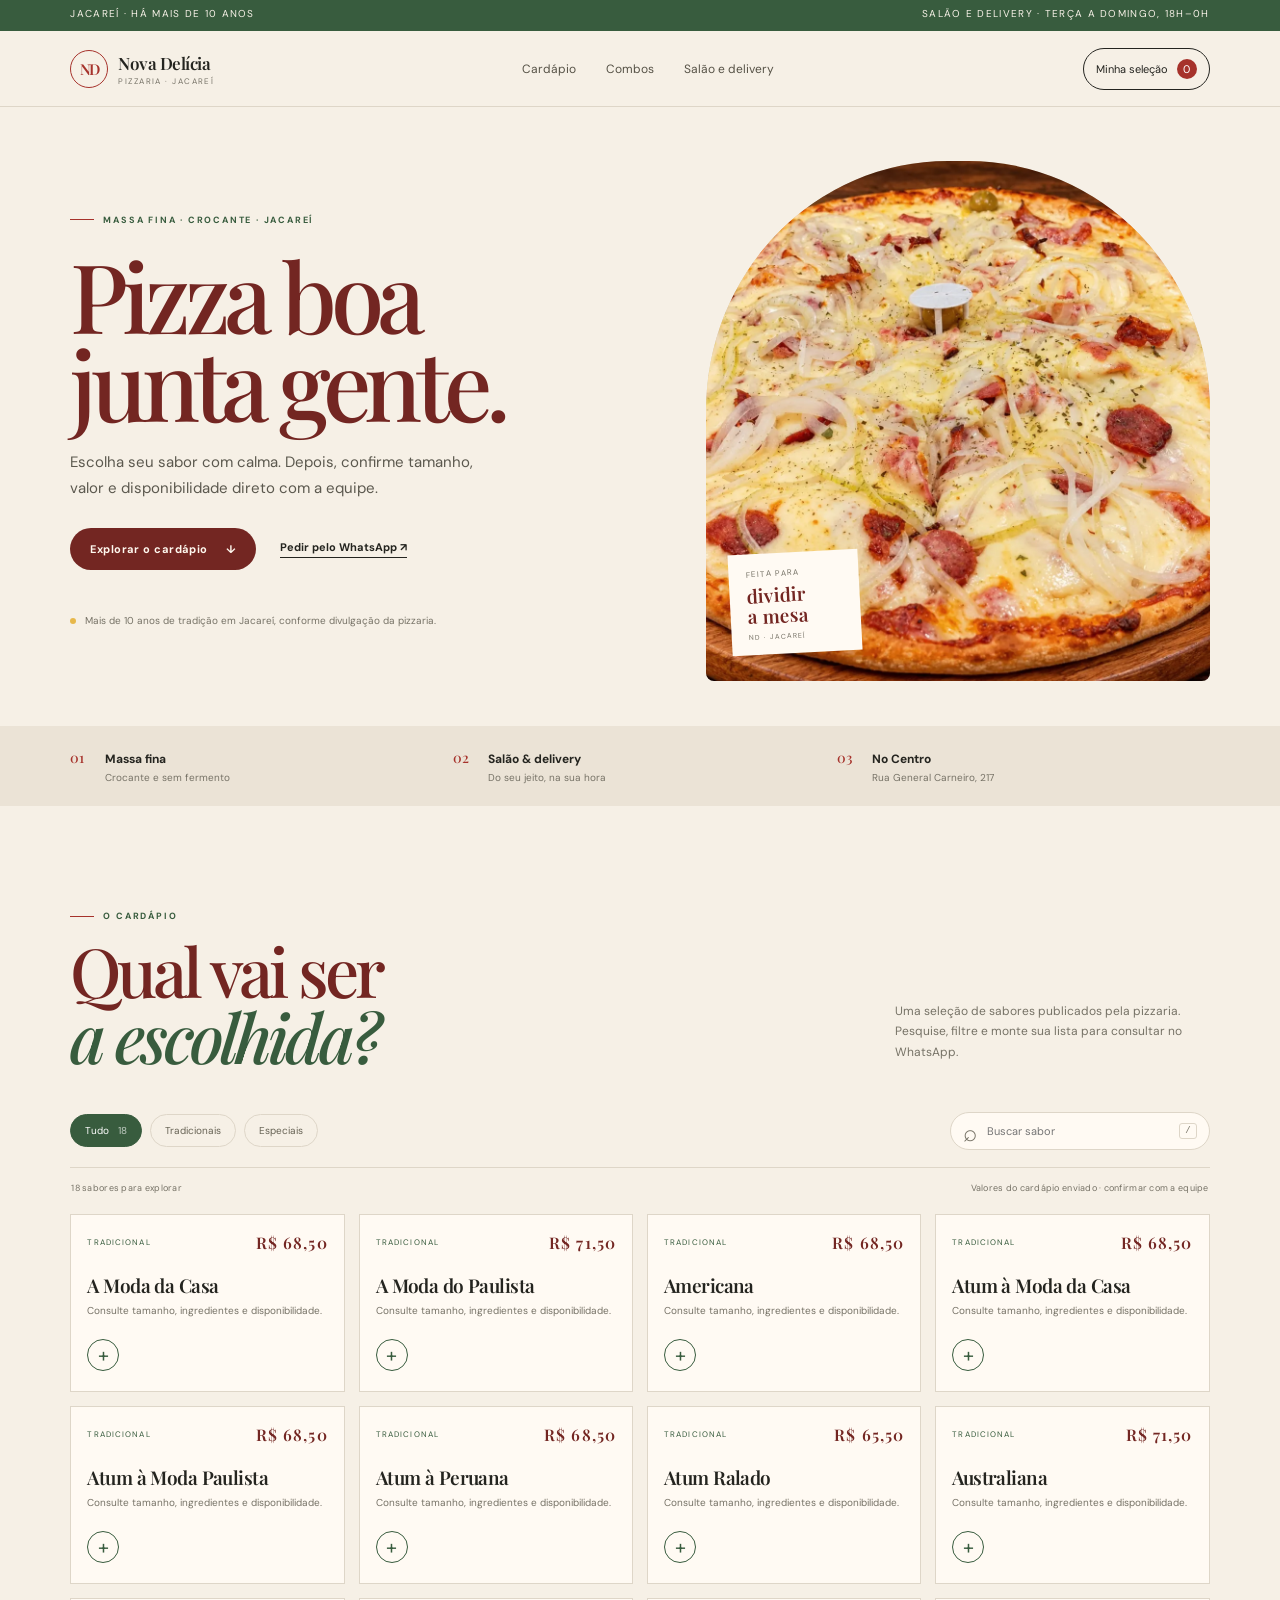
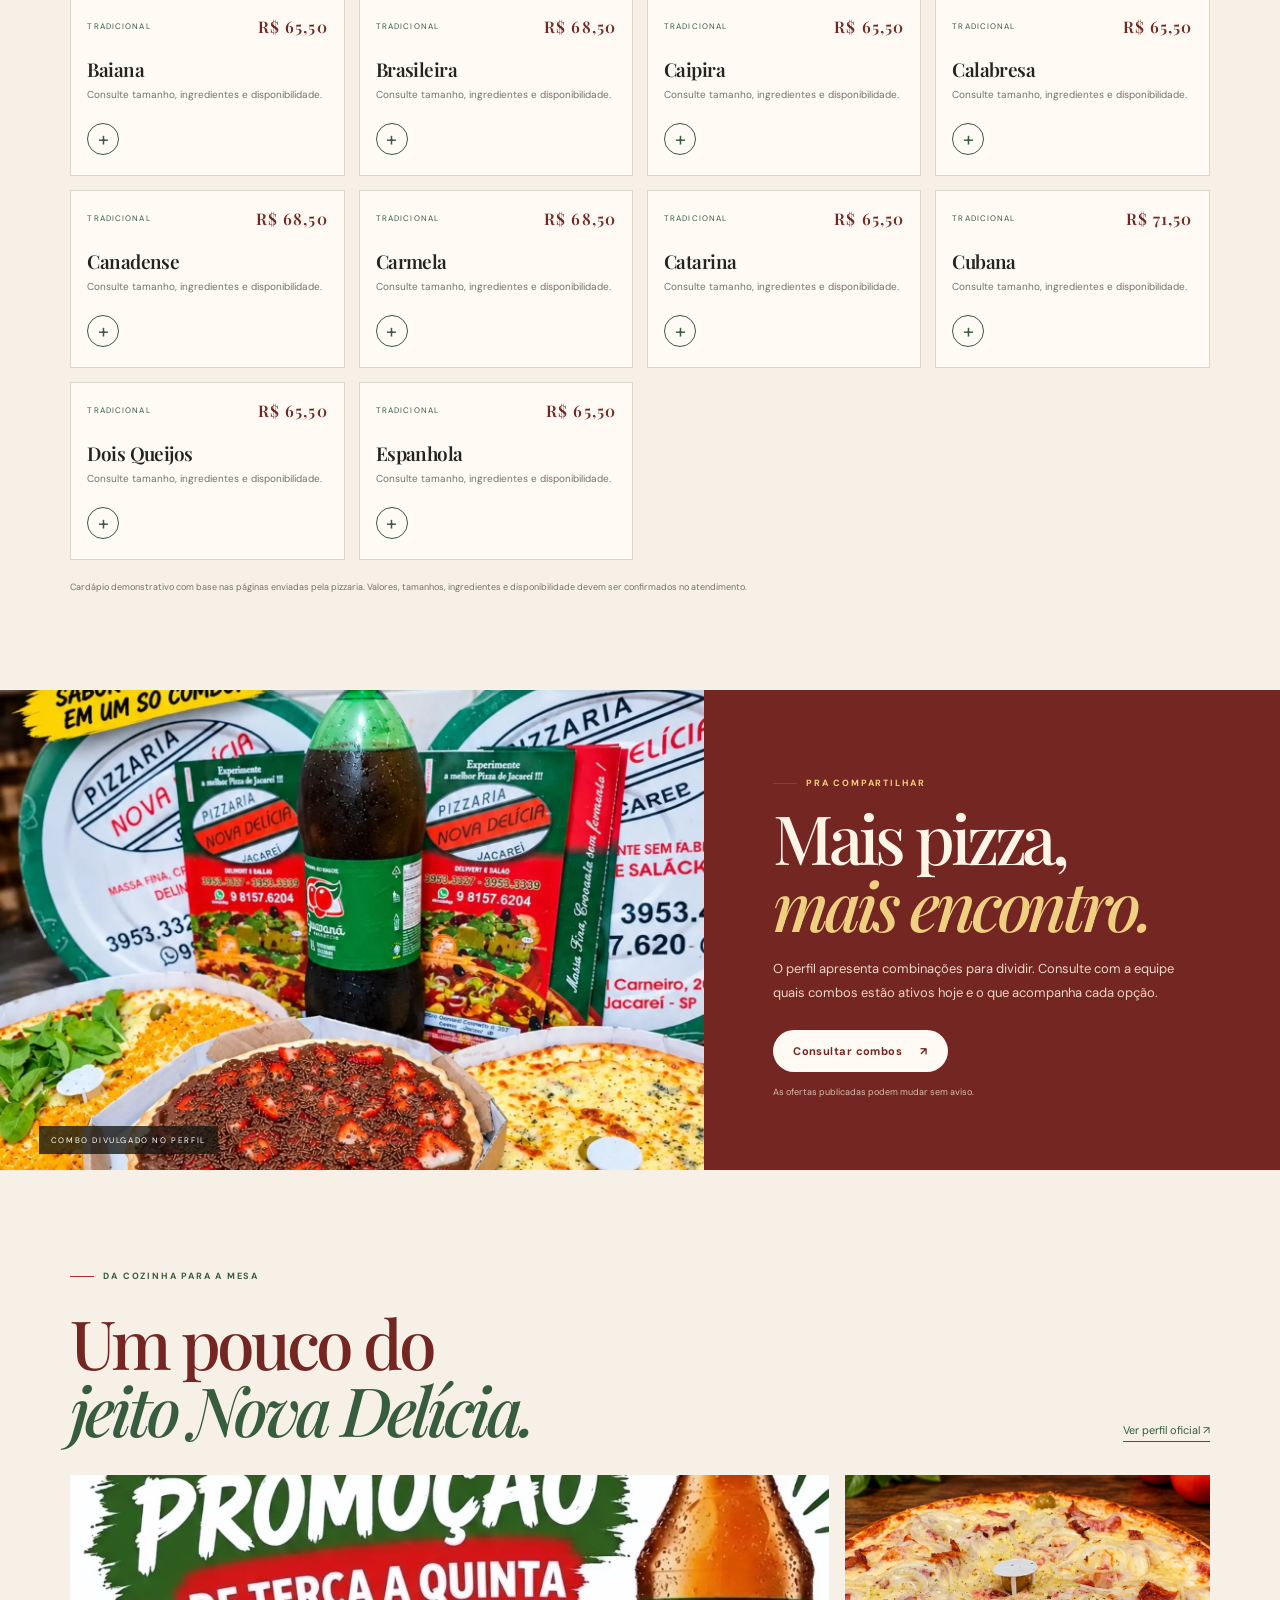
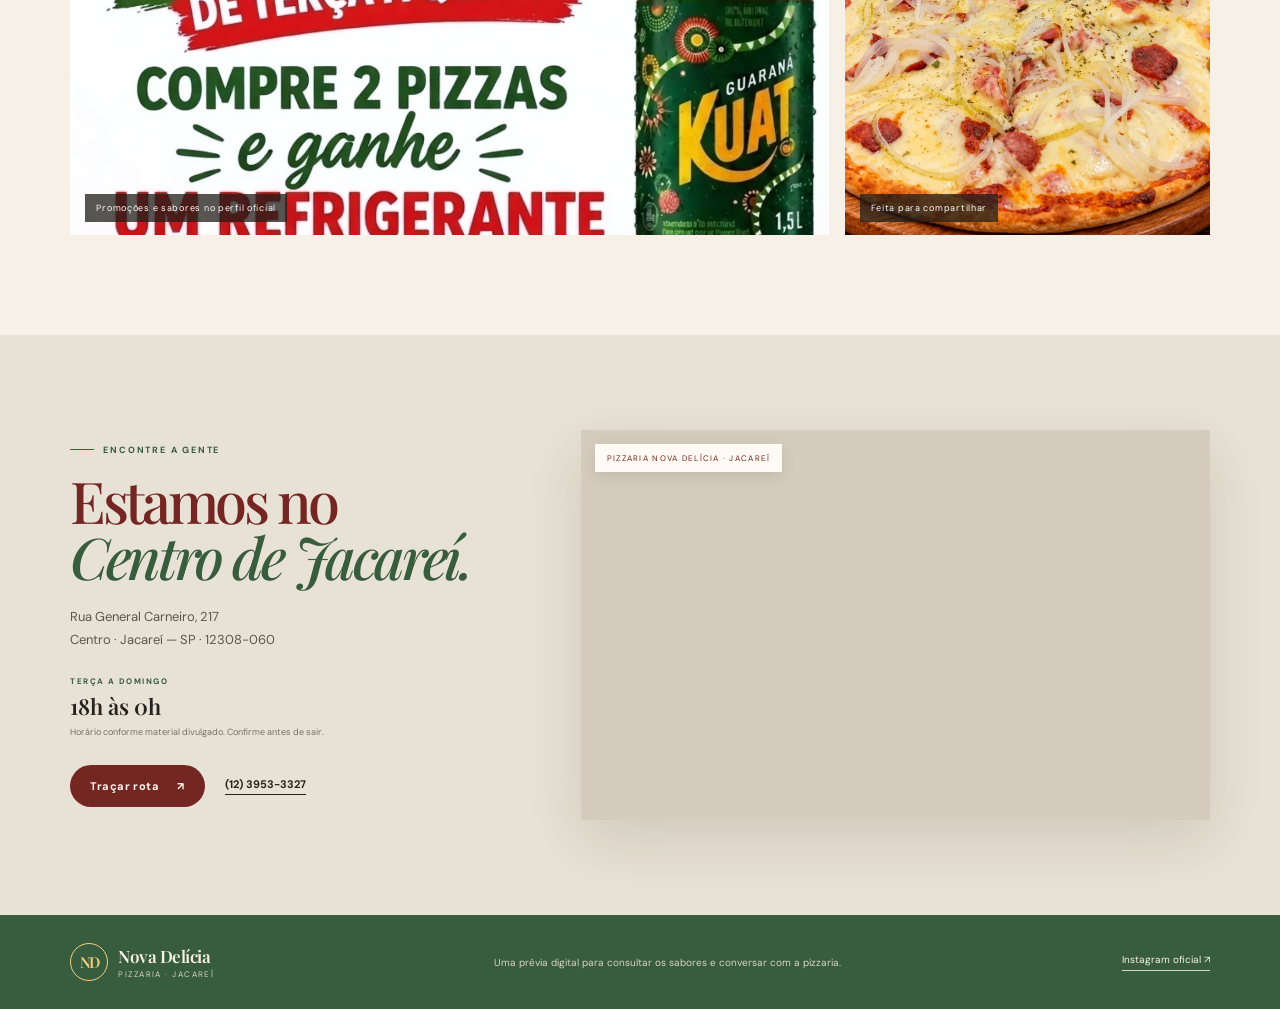
<file: index.html>
<!doctype html>
<html lang="pt-BR">
<head>
  <meta charset="utf-8" />
  <meta name="viewport" content="width=device-width, initial-scale=1" />
  <meta name="theme-color" content="#f6f0e6" />
  <meta name="description" content="Conheça os sabores da Pizzaria Nova Delícia, no Centro de Jacareí. Explore o cardápio e consulte a equipe pelo WhatsApp." />
  <title>Pizzaria Nova Delícia — Jacareí</title>
  <link rel="icon" href="assets/favicon.svg" type="image/svg+xml" />
  <link rel="preconnect" href="https://fonts.googleapis.com" />
  <link rel="preconnect" href="https://fonts.gstatic.com" crossorigin />
  <link href="https://fonts.googleapis.com/css2?family=DM+Sans:wght@400;500;600;700&family=Playfair+Display:wght@500;600;700&display=swap" rel="stylesheet" />
  <link rel="stylesheet" href="styles.css" />
  <script src="app.js" defer></script>
</head>
<body>
  <div class="topline"><span>Jacareí · há mais de 10 anos</span><span>Salão e delivery · terça a domingo, 18h–0h</span></div>
  <header class="site-header">
    <a class="brand" href="#top" aria-label="Pizzaria Nova Delícia, início"><span class="brand-mark">ND</span><span><strong>Nova Delícia</strong><small>PIZZARIA · JACAREÍ</small></span></a>
    <nav class="desktop-nav" aria-label="Navegação principal"><a href="#cardapio">Cardápio</a><a href="#combos">Combos</a><a href="#visite">Salão e delivery</a></nav>
    <button class="bag-button" id="open-bag" type="button" aria-label="Abrir seleção de sabores">Minha seleção <span id="bag-count">0</span></button>
  </header>
  <main id="top">
    <section class="hero" aria-labelledby="hero-title">
      <div class="hero-copy">
        <p class="eyebrow"><span></span> Massa fina · crocante · Jacareí</p>
        <h1 id="hero-title">Pizza boa<br />junta gente.</h1>
        <p class="hero-lede">Escolha seu sabor com calma. Depois, confirme tamanho, valor e disponibilidade direto com a equipe.</p>
        <div class="hero-actions"><a class="button button-dark" href="#cardapio">Explorar o cardápio <span aria-hidden="true">↓</span></a><a class="text-link" href="https://wa.me/5512981576204" target="_blank" rel="noreferrer">Pedir pelo WhatsApp <span aria-hidden="true">↗</span></a></div>
        <div class="hero-note"><span class="note-dot"></span> Mais de 10 anos de tradição em Jacareí, conforme divulgação da pizzaria.</div>
      </div>
      <div class="hero-visual"><img src="assets/pizza-prato.webp" alt="Pizza de massa fina da Pizzaria Nova Delícia" fetchpriority="high" /><div class="photo-stamp"><span>FEITA PARA</span><strong>dividir<br />a mesa</strong><i>ND · JACAREÍ</i></div><div class="hero-number">01 <span>/ 03</span></div></div>
    </section>
    <section class="trust-strip" aria-label="Informações da pizzaria"><div><span>01</span><strong>Massa fina</strong><small>Crocante e sem fermento</small></div><div><span>02</span><strong>Salão & delivery</strong><small>Do seu jeito, na sua hora</small></div><div><span>03</span><strong>No Centro</strong><small>Rua General Carneiro, 217</small></div></section>

    <section class="menu-section" id="cardapio" aria-labelledby="menu-title">
      <div class="section-heading"><div><p class="eyebrow"><span></span> O cardápio</p><h2 id="menu-title">Qual vai ser<br /><em>a escolhida?</em></h2></div><p class="section-intro">Uma seleção de sabores publicados pela pizzaria. Pesquise, filtre e monte sua lista para consultar no WhatsApp.</p></div>
      <div class="menu-tools"><div class="category-tabs" id="categories" role="group" aria-label="Filtrar sabores"><button class="filter-chip active" data-category="Tudo" type="button">Tudo <span>18</span></button><button class="filter-chip" data-category="Tradicional" type="button">Tradicionais</button><button class="filter-chip" data-category="Especial" type="button">Especiais</button></div><label class="search-box"><span aria-hidden="true">⌕</span><input id="search" type="search" placeholder="Buscar sabor" autocomplete="off" /><kbd>/</kbd></label></div>
      <div class="result-line"><span id="result-count">18 sabores para explorar</span><span>Valores do cardápio enviado · confirmar com a equipe</span></div>
      <div class="product-grid" id="product-grid" aria-live="polite"></div>
      <p class="menu-disclaimer">Cardápio demonstrativo com base nas páginas enviadas pela pizzaria. Valores, tamanhos, ingredientes e disponibilidade devem ser confirmados no atendimento.</p>
    </section>

    <section class="combo-section" id="combos">
      <div class="combo-photo"><img src="assets/combo-pizzas.webp" alt="Combo de pizzas divulgado pela Nova Delícia" loading="lazy" /><span>COMBO DIVULGADO NO PERFIL</span></div>
      <div class="combo-copy"><p class="eyebrow"><span></span> Pra compartilhar</p><h2>Mais pizza,<br /><em>mais encontro.</em></h2><p>O perfil apresenta combinações para dividir. Consulte com a equipe quais combos estão ativos hoje e o que acompanha cada opção.</p><a class="button button-light" href="https://wa.me/5512981576204?text=Oi%21%20Queria%20saber%20quais%20combos%20est%C3%A3o%20dispon%C3%ADveis%20hoje." target="_blank" rel="noreferrer">Consultar combos <span aria-hidden="true">↗</span></a><small>As ofertas publicadas podem mudar sem aviso.</small></div>
    </section>

    <section class="gallery-section" aria-labelledby="gallery-title"><div class="gallery-heading"><p class="eyebrow"><span></span> Da cozinha para a mesa</p><h2 id="gallery-title">Um pouco do<br /><em>jeito Nova Delícia.</em></h2><a href="https://www.instagram.com/pizzarianovadelicia/" target="_blank" rel="noreferrer">Ver perfil oficial ↗</a></div><div class="gallery-grid"><figure class="gallery-main"><img src="assets/pizza-post-nov18.webp" alt="Pizza e promoção divulgadas no Instagram da pizzaria" loading="lazy" /><figcaption>Promoções e sabores no perfil oficial</figcaption></figure><figure><img src="assets/pizza-post-2.webp" alt="Pizza da Pizzaria Nova Delícia" loading="lazy" /><figcaption>Feita para compartilhar</figcaption></figure></div></section>

    <section class="visit-section" id="visite"><div class="visit-copy"><p class="eyebrow"><span></span> Encontre a gente</p><h2>Estamos no<br /><em>Centro de Jacareí.</em></h2><p>Rua General Carneiro, 217<br />Centro · Jacareí — SP · 12308-060</p><div class="visit-hours"><span>TERÇA A DOMINGO</span><strong>18h às 0h</strong><small>Horário conforme material divulgado. Confirme antes de sair.</small></div><div class="visit-links"><a class="button button-dark" href="https://www.google.com/maps/search/?api=1&query=Rua+General+Carneiro+217+Centro+Jacarei+SP" target="_blank" rel="noreferrer">Traçar rota <span aria-hidden="true">↗</span></a><a class="text-link" href="tel:+551239533327">(12) 3953-3327</a></div></div><div class="map-frame"><iframe title="Mapa da Pizzaria Nova Delícia no Centro de Jacareí" src="https://www.google.com/maps?q=Rua%20General%20Carneiro%20217%20Centro%20Jacare%C3%AD%20SP&output=embed" loading="lazy" referrerpolicy="no-referrer-when-downgrade"></iframe><span class="map-tag">PIZZARIA NOVA DELÍCIA · JACAREÍ</span></div></section>
  </main>
  <footer class="footer"><a class="brand footer-brand" href="#top"><span class="brand-mark">ND</span><span><strong>Nova Delícia</strong><small>PIZZARIA · JACAREÍ</small></span></a><p>Uma prévia digital para consultar os sabores e conversar com a pizzaria.</p><a href="https://www.instagram.com/pizzarianovadelicia/" target="_blank" rel="noreferrer">Instagram oficial ↗</a></footer>

  <div class="drawer-backdrop" id="drawer-backdrop" hidden></div><aside class="selection-drawer" id="list-drawer" aria-labelledby="drawer-title" hidden><div class="drawer-head"><div><p class="eyebrow">Sua consulta</p><h2 id="drawer-title">Sabores salvos <span id="drawer-total">0</span></h2></div><button id="close-bag" type="button" aria-label="Fechar seleção">×</button></div><div id="drawer-items" class="drawer-items"></div><div class="drawer-actions"><button class="text-link" id="clear-list" type="button">Limpar lista</button><button class="button button-dark" id="send-list" type="button">Consultar no WhatsApp <span aria-hidden="true">↗</span></button><small>A seleção será enviada para confirmação no atendimento. O protótipo não registra pedidos nem pagamentos.</small></div></aside>
  <div class="toast" id="toast" role="status" aria-live="polite"></div>
</body>
</html>
</file>
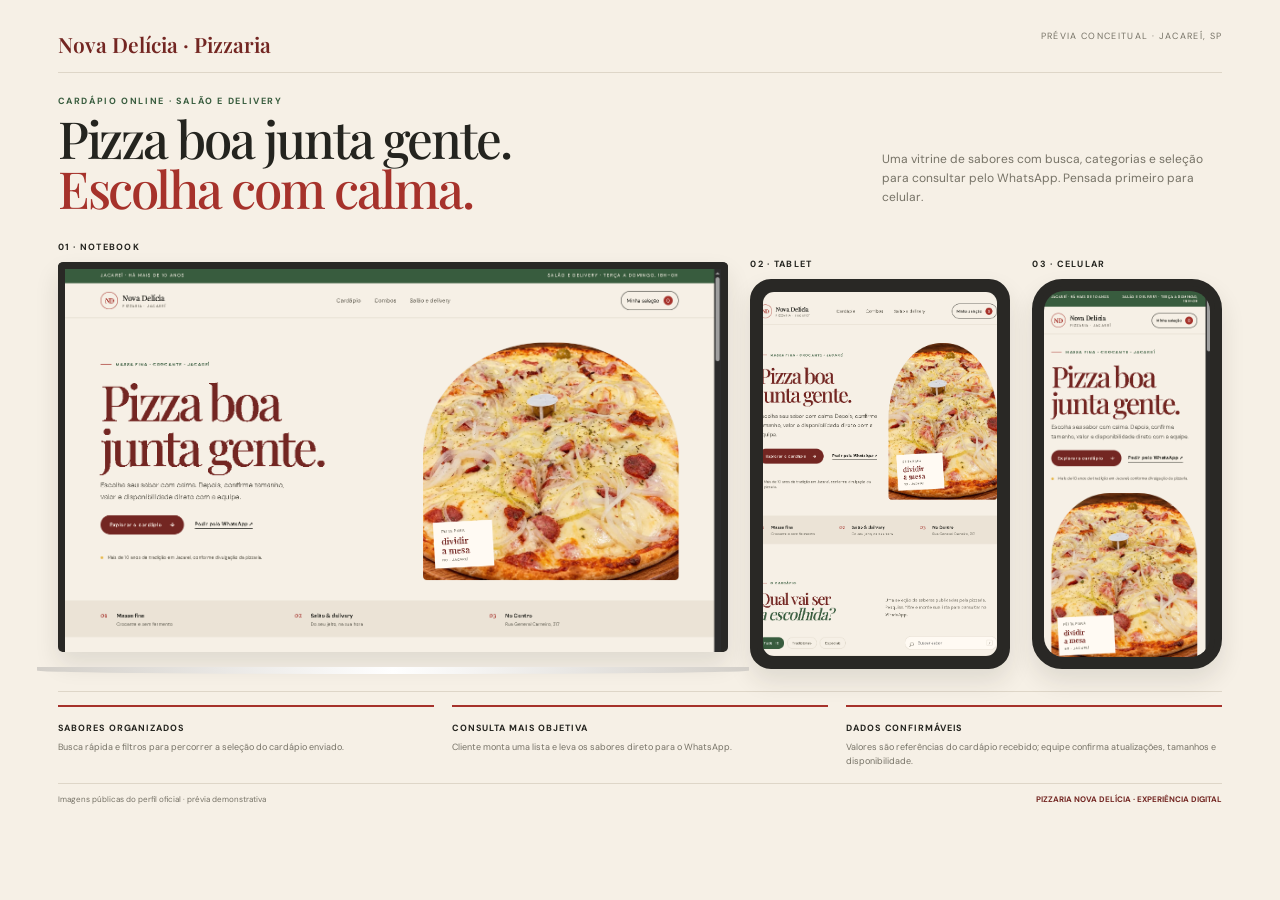
<file: arte/prancha.html>
<!doctype html><html lang="pt-BR"><head><meta charset="utf-8"><meta name="viewport" content="width=device-width,initial-scale=1"><title>Nova Delícia · Prancha de apresentação</title><link rel="preconnect" href="https://fonts.googleapis.com"><link href="https://fonts.googleapis.com/css2?family=DM+Sans:wght@400;500;600;700&family=Playfair+Display:wght@500;600;700&display=swap" rel="stylesheet"><style>*{box-sizing:border-box}body{margin:0;background:#e8e2d9;color:#24241f;font-family:'DM Sans',sans-serif}.sheet{width:min(100%,1600px);min-height:100vh;margin:auto;padding:30px 4.5% 24px;background:#f6f0e6}.top{display:flex;justify-content:space-between;border-bottom:1px solid #ded6c8;padding-bottom:14px}.brand{font:600 21px 'Playfair Display',serif;color:#732622}.meta{font-size:9px;letter-spacing:.15em;text-transform:uppercase;color:#767266}.intro{display:flex;justify-content:space-between;align-items:end;gap:30px;padding:22px 0}.intro h1{font:500 clamp(30px,4vw,52px)/.98 'Playfair Display',serif;letter-spacing:-.04em;margin:6px 0}.intro h1 em{font-style:normal;color:#a6322b}.intro p{max-width:340px;color:#767266;font-size:12px;line-height:1.6}.eyebrow{font-size:9px;letter-spacing:.18em;text-transform:uppercase;color:#385c3e;font-weight:700}.devices{display:grid;grid-template-columns:1.6fr .62fr .45fr;gap:22px;align-items:end}.label{font-size:9px;letter-spacing:.14em;text-transform:uppercase;font-weight:700;margin-bottom:9px}.frame{overflow:hidden;border:7px solid #292825;background:#292825;box-shadow:0 12px 24px #27211c1c}.laptop{padding:0 0 10px;border-radius:12px 12px 5px 5px}.laptop:after{display:block;position:relative;bottom:-15px;left:-3%;width:106%;height:7px;content:'';border-radius:0 0 50% 50%;background:linear-gradient(90deg,#d2cec8,#fff,#d2cec8)}.laptop .frame{height:390px;border-width:7px 7px 0;border-radius:5px}.laptop img{width:100%;height:100%;object-fit:cover;object-position:top center}.tablet{height:390px;border-radius:21px;padding:6px}.tablet img{width:100%;height:100%;object-fit:cover;object-position:top center;border-radius:11px}.phone{height:390px;width:190px;margin:auto;border-radius:30px;padding:5px}.phone img{width:100%;height:100%;object-fit:cover;object-position:top center;border-radius:20px}.notes{display:grid;grid-template-columns:repeat(3,1fr);gap:18px;margin-top:22px;padding-top:13px;border-top:1px solid #ded6c8}.note{border-top:2px solid #a6322b;padding-top:8px}.note b{font-size:9px;text-transform:uppercase;letter-spacing:.1em}.note p{font-size:9px;line-height:1.5;color:#767266;margin:5px 0 0}.foot{display:flex;justify-content:space-between;border-top:1px solid #ded6c8;padding-top:10px;margin-top:15px;font-size:8px;color:#767266}.foot strong{color:#732622}@media(max-width:760px){.sheet{padding:18px 5%}.intro{display:block}.intro p{margin-bottom:0}.devices{grid-template-columns:1fr 1fr}.device:first-child{grid-column:1/-1}.laptop .frame{height:230px}.tablet{height:340px}.phone{height:340px;width:178px}.notes{grid-template-columns:1fr}.foot{display:block;line-height:1.6}.meta{text-align:right;max-width:145px}}
</style></head><body><main class="sheet"><header class="top"><div class="brand">Nova Delícia · Pizzaria</div><div class="meta">Prévia conceitual · Jacareí, SP</div></header><section class="intro"><div><div class="eyebrow">Cardápio online · salão e delivery</div><h1>Pizza boa junta gente.<br><em>Escolha com calma.</em></h1></div><p>Uma vitrine de sabores com busca, categorias e seleção para consultar pelo WhatsApp. Pensada primeiro para celular.</p></section><section class="devices"><article class="device"><div class="label">01 · Notebook</div><div class="laptop"><div class="frame"><img src="../assets/preview-notebook.png" alt="Site da pizzaria no notebook"></div></div></article><article class="device"><div class="label">02 · Tablet</div><div class="frame tablet"><img src="../assets/preview-tablet.png" alt="Cardápio da pizzaria em tablet"></div></article><article class="device"><div class="label">03 · Celular</div><div class="frame phone"><img src="../assets/preview-mobile.png" alt="Site da pizzaria no celular"></div></article></section><section class="notes"><article class="note"><b>Sabores organizados</b><p>Busca rápida e filtros para percorrer a seleção do cardápio enviado.</p></article><article class="note"><b>Consulta mais objetiva</b><p>Cliente monta uma lista e leva os sabores direto para o WhatsApp.</p></article><article class="note"><b>Dados confirmáveis</b><p>Valores são referências do cardápio recebido; equipe confirma atualizações, tamanhos e disponibilidade.</p></article></section><footer class="foot"><span>Imagens públicas do perfil oficial · prévia demonstrativa</span><strong>PIZZARIA NOVA DELÍCIA · EXPERIÊNCIA DIGITAL</strong></footer></main></body></html>
</file>
<file: styles.css>
:root{--paper:#f6f0e6;--paper-2:#fffaf3;--ink:#24241f;--muted:#767266;--red:#a6322b;--red-dark:#732622;--green:#385c3e;--yellow:#e7b84b;--line:#ded6c8;--serif:"Playfair Display",Georgia,serif;--sans:"DM Sans",Arial,sans-serif;--shadow:0 20px 55px rgba(42,30,18,.12)}*{box-sizing:border-box}html{scroll-behavior:smooth}body{margin:0;background:var(--paper);color:var(--ink);font-family:var(--sans);-webkit-font-smoothing:antialiased}img{display:block;max-width:100%}a{color:inherit;text-decoration:none}button,input{font:inherit}button{cursor:pointer}.topline{min-height:31px;padding:7px 5.5%;display:flex;justify-content:space-between;gap:12px;background:var(--green);color:#f8f2e8;font-size:10px;letter-spacing:.13em;text-transform:uppercase}.site-header{height:76px;padding:0 5.5%;display:flex;align-items:center;justify-content:space-between;border-bottom:1px solid var(--line);background:rgba(246,240,230,.96);position:sticky;top:0;z-index:20;backdrop-filter:blur(14px)}.brand{display:inline-flex;align-items:center;gap:10px}.brand-mark{height:38px;width:38px;border:1px solid var(--red);border-radius:50%;display:grid;place-items:center;color:var(--red);font:600 15px var(--serif);letter-spacing:-.08em}.brand strong{display:block;font:600 17px var(--serif);letter-spacing:-.03em}.brand small{display:block;color:var(--muted);font-size:8px;letter-spacing:.18em;margin-top:2px}.desktop-nav{display:flex;gap:30px;color:#565246;font-size:12px}.desktop-nav a:hover,.text-link:hover{color:var(--red)}.bag-button{border:1px solid var(--ink);background:transparent;padding:10px 12px;border-radius:999px;font-size:11px;color:var(--ink)}.bag-button span{display:inline-grid;place-items:center;background:var(--red);color:white;border-radius:50%;width:20px;height:20px;margin-left:6px}.hero{padding:54px 5.5% 45px;display:grid;grid-template-columns:minmax(0,1.05fr) minmax(380px,.95fr);align-items:center;gap:7%;max-width:1500px;margin:auto}.hero-copy{padding:20px 0}.eyebrow{display:flex;align-items:center;gap:9px;color:var(--green);font-size:9px;letter-spacing:.2em;text-transform:uppercase;font-weight:700}.eyebrow span{height:1px;width:24px;background:var(--red)}h1,h2,h3,p{margin-top:0}.hero h1{font:500 clamp(56px,7.5vw,112px)/.92 var(--serif);letter-spacing:-.065em;margin:24px 0 22px;color:var(--red-dark)}.hero-lede{font-size:15px;line-height:1.75;color:#5b584e;max-width:440px}.hero-actions{display:flex;align-items:center;gap:24px;margin-top:27px}.button{display:inline-flex;align-items:center;justify-content:center;gap:18px;border-radius:999px;padding:14px 20px;font-size:11px;font-weight:700;letter-spacing:.04em;transition:transform .2s,background .2s}.button:hover{transform:translateY(-2px)}.button-dark{background:var(--red-dark);color:#fff8ef}.button-dark:hover{background:#4d211e}.button-light{background:var(--paper-2);color:var(--red-dark)}.text-link{font-size:11px;font-weight:700;border-bottom:1px solid currentColor;padding-bottom:3px}.hero-note{display:flex;align-items:center;gap:9px;margin-top:43px;color:var(--muted);font-size:10px;line-height:1.5;max-width:390px}.note-dot{width:6px;height:6px;border-radius:50%;background:var(--yellow);flex:none}.hero-visual{position:relative;min-height:520px;background:#d8cab6;overflow:hidden;border-radius:48% 48% 8px 8px}.hero-visual>img{position:absolute;width:100%;height:100%;inset:0;object-fit:cover;object-position:50% 48%;filter:saturate(.94)}.photo-stamp{position:absolute;bottom:28px;left:24px;background:var(--paper-2);padding:15px 17px 13px;min-width:130px;box-shadow:var(--shadow);transform:rotate(-3deg)}.photo-stamp span,.photo-stamp i{display:block;color:var(--muted);font-size:8px;letter-spacing:.16em;font-style:normal}.photo-stamp strong{display:block;font:600 19px/1.1 var(--serif);margin:6px 0;color:var(--red-dark)}.photo-stamp i{font-size:7px}.hero-number{position:absolute;top:20px;right:20px;color:white;font-size:10px;letter-spacing:.12em;text-shadow:0 1px 8px #000}.hero-number span{opacity:.7}.trust-strip{padding:22px 5.5%;background:#ebe3d6;display:grid;grid-template-columns:repeat(3,1fr);gap:10px}.trust-strip>div{display:grid;grid-template-columns:28px auto;grid-template-rows:auto auto;align-items:baseline;column-gap:7px}.trust-strip span{grid-row:1/3;color:var(--red);font:500 14px var(--serif)}.trust-strip strong{font-size:12px}.trust-strip small{font-size:10px;color:var(--muted);margin-top:4px}.menu-section{padding:104px 5.5% 96px;max-width:1500px;margin:auto}.section-heading{display:flex;align-items:flex-end;justify-content:space-between;gap:40px;margin-bottom:42px}.section-heading h2,.gallery-heading h2,.visit-copy h2,.combo-copy h2{font:500 clamp(44px,5.3vw,73px)/.98 var(--serif);letter-spacing:-.06em;margin:15px 0 0;color:var(--red-dark)}h2 em{font-weight:500;color:var(--green)}.section-intro{max-width:315px;margin-bottom:8px;color:var(--muted);font-size:12px;line-height:1.7}.menu-tools{display:flex;align-items:center;justify-content:space-between;gap:20px;border-bottom:1px solid var(--line);padding-bottom:17px}.category-tabs{display:flex;gap:8px;flex-wrap:wrap}.filter-chip{padding:9px 14px;border:1px solid var(--line);background:transparent;border-radius:999px;color:#666254;font-size:10px}.filter-chip.active{background:var(--green);color:white;border-color:var(--green)}.filter-chip span{margin-left:6px;opacity:.7}.search-box{width:min(260px,100%);height:38px;display:flex;align-items:center;gap:8px;border:1px solid var(--line);border-radius:999px;padding:0 12px;color:var(--muted);background:var(--paper-2)}.search-box>span{font:24px var(--serif)}.search-box input{min-width:0;flex:1;border:0;outline:0;background:transparent;color:var(--ink);font-size:11px}.search-box input:focus-visible{outline:2px solid var(--green);outline-offset:3px;border-radius:4px}.search-box kbd{font-size:9px;border:1px solid var(--line);padding:2px 5px;border-radius:3px}.result-line{display:flex;justify-content:space-between;gap:12px;padding:14px 1px 20px;color:var(--muted);font-size:9px;letter-spacing:.03em}.product-grid{display:grid;grid-template-columns:repeat(4,minmax(0,1fr));gap:14px}.product-card{border:1px solid var(--line);background:var(--paper-2);padding:17px 16px 15px;min-height:178px;display:flex;flex-direction:column;transition:transform .2s,box-shadow .2s,border-color .2s}.product-card:hover{transform:translateY(-4px);border-color:#c9b99f;box-shadow:var(--shadow)}.product-top{display:flex;align-items:center;justify-content:space-between;gap:10px;color:var(--green);font-size:8px;letter-spacing:.14em;text-transform:uppercase}.product-index{font:500 12px var(--serif);color:#b8ab96}.product-card h3{font:600 19px/1.12 var(--serif);letter-spacing:-.03em;margin:22px 0 7px}.product-card p{font-size:10px;line-height:1.55;color:var(--muted);margin-bottom:20px}.product-bottom{display:flex;align-items:center;justify-content:space-between;margin-top:auto;border-top:1px solid #ece5da;padding-top:12px}.price{font:600 16px var(--serif);color:var(--red-dark)}.add-button{width:32px;height:32px;border-radius:50%;border:1px solid var(--green);color:var(--green);background:transparent;font-size:20px;line-height:1}.add-button:hover{background:var(--green);color:white}.menu-disclaimer{color:var(--muted);font-size:9px;line-height:1.6;margin:20px 0 0}.no-results{grid-column:1/-1;padding:45px 10px;text-align:center;color:var(--muted);font-size:13px}.combo-section{display:grid;grid-template-columns:1.1fr .9fr;background:var(--red-dark);color:#fff6e9;min-height:480px}.combo-photo{position:relative;min-height:390px;overflow:hidden}.combo-photo img{position:absolute;inset:0;width:100%;height:100%;object-fit:cover;object-position:center 52%}.combo-photo>span{position:absolute;bottom:16px;left:5.5%;font-size:8px;letter-spacing:.2em;color:#fff;background:rgba(24,24,19,.78);padding:9px 12px}.combo-copy{padding:70px 10% 55px 12%;align-self:center}.combo-copy .eyebrow{color:#f2d07a}.combo-copy h2{color:#fff5e7;margin-bottom:20px}.combo-copy h2 em{color:#efd081}.combo-copy>p:not(.eyebrow){font-size:13px;line-height:1.8;color:#e9d8c8;max-width:420px}.combo-copy .button{margin-top:13px}.combo-copy small{display:block;margin-top:14px;font-size:9px;color:#d7bfb0}.gallery-section{padding:100px 5.5%;max-width:1500px;margin:auto}.gallery-heading{display:grid;grid-template-columns:1fr auto;align-items:end;gap:30px;margin-bottom:33px}.gallery-heading .eyebrow,.gallery-heading h2{grid-column:1}.gallery-heading h2{margin-top:-12px}.gallery-heading>a{grid-column:2;grid-row:2;color:var(--green);font-size:11px;border-bottom:1px solid var(--green);padding-bottom:4px}.gallery-grid{display:grid;grid-template-columns:1.35fr .65fr;gap:16px}.gallery-grid figure{margin:0;position:relative;min-height:360px;overflow:hidden;background:#d9c7ad}.gallery-grid figure img{width:100%;height:100%;position:absolute;inset:0;object-fit:cover}.gallery-grid figcaption{position:absolute;bottom:13px;left:15px;color:white;background:rgba(32,30,25,.75);padding:8px 11px;font-size:9px;letter-spacing:.08em}.visit-section{padding:95px 5.5%;background:#e8e1d5;display:grid;grid-template-columns:.8fr 1.2fr;gap:8%;align-items:center}.visit-copy h2{font-size:clamp(43px,4.5vw,64px);margin:16px 0 20px}.visit-copy>p:not(.eyebrow){color:#5b584e;font-size:13px;line-height:1.8}.visit-hours{margin-top:25px;display:flex;flex-direction:column;gap:5px}.visit-hours span{font-size:8px;letter-spacing:.18em;color:var(--green);font-weight:700}.visit-hours strong{font:600 22px var(--serif)}.visit-hours small{color:var(--muted);font-size:9px;line-height:1.5}.visit-links{display:flex;align-items:center;gap:20px;margin-top:25px}.map-frame{position:relative;height:390px;background:#d5ccbd;box-shadow:var(--shadow)}.map-frame iframe{width:100%;height:100%;border:0;filter:grayscale(.4) saturate(.7)}.map-tag{position:absolute;top:14px;left:14px;padding:9px 12px;background:var(--paper-2);color:var(--red-dark);font-size:8px;letter-spacing:.16em;box-shadow:0 4px 16px rgba(0,0,0,.1)}.footer{padding:28px 5.5%;display:flex;align-items:center;justify-content:space-between;gap:20px;background:var(--green);color:#f8f2e8}.footer .brand-mark{border-color:#f0d082;color:#f0d082}.footer .brand small{color:#d8d4c7}.footer p{margin:0;font-size:10px;color:#d8d4c7}.footer>a:last-child{font-size:10px;border-bottom:1px solid #d8d4c7;padding-bottom:4px}.drawer-backdrop{position:fixed;inset:0;background:rgba(29,28,24,.45);z-index:40}.selection-drawer{position:fixed;z-index:41;right:0;top:0;height:100dvh;width:min(440px,100%);background:var(--paper-2);box-shadow:-15px 0 45px rgba(0,0,0,.15);padding:25px;display:flex;flex-direction:column}.selection-drawer[hidden],.drawer-backdrop[hidden]{display:none}.drawer-head{display:flex;justify-content:space-between;align-items:flex-start;border-bottom:1px solid var(--line);padding-bottom:17px}.drawer-head h2{font:600 25px var(--serif);margin:8px 0 0}.drawer-head h2 span{font:500 12px var(--sans);color:var(--red);vertical-align:middle}.drawer-head button{font-size:28px;border:0;background:none;color:var(--muted)}.drawer-items{overflow:auto;flex:1;padding-top:8px}.empty-list{padding:45px 10px;text-align:center;color:var(--muted);font-size:12px;line-height:1.7}.empty-list span{display:block;color:var(--red);font-size:28px;margin-bottom:10px}.drawer-product{display:grid;grid-template-columns:1fr auto;align-items:center;gap:10px;border-bottom:1px solid var(--line);padding:13px 2px}.drawer-product h3{font:600 16px var(--serif);margin:0}.drawer-product small{font-size:9px;color:var(--muted)}.remove-item{border:1px solid var(--line);background:transparent;border-radius:50%;width:27px;height:27px;color:var(--red);font-size:18px}.drawer-actions{border-top:1px solid var(--line);padding-top:16px;display:grid;gap:14px}.drawer-actions .button{width:100%}.drawer-actions small{font-size:9px;line-height:1.6;color:var(--muted)}.toast{position:fixed;left:50%;bottom:22px;transform:translate(-50%,20px);background:var(--ink);color:white;border-radius:999px;padding:12px 18px;font-size:11px;opacity:0;pointer-events:none;z-index:50;transition:opacity .2s,transform .2s}.toast.show{opacity:1;transform:translate(-50%,0)}:focus-visible{outline:2px solid var(--green);outline-offset:3px}@media(max-width:920px){.hero{gap:4%;grid-template-columns:1fr .9fr}.hero-visual{min-height:440px}.product-grid{grid-template-columns:repeat(3,minmax(0,1fr))}.visit-section{gap:5%}.map-frame{height:350px}}@media(max-width:680px){.topline{padding:8px 5%;font-size:8px;letter-spacing:.08em}.topline span:last-child{max-width:54%;text-align:right}.site-header{height:64px;padding:0 5%;}.brand-mark{width:33px;height:33px}.brand strong{font-size:15px}.desktop-nav{display:none}.bag-button{padding:7px 9px;font-size:9px}.bag-button span{width:18px;height:18px}.hero{padding:35px 5% 25px;display:flex;flex-direction:column;align-items:stretch;gap:26px}.hero-copy{padding:0}.hero h1{font-size:clamp(57px,17vw,78px);margin:18px 0 16px}.hero-lede{font-size:13px;line-height:1.7;max-width:400px}.hero-actions{gap:15px;margin-top:20px}.button{padding:12px 15px;font-size:10px}.hero-note{margin-top:22px;font-size:9px}.hero-visual{min-height:390px;border-radius:40% 40% 7px 7px}.photo-stamp{bottom:17px;left:16px;padding:11px 13px}.photo-stamp strong{font-size:16px}.trust-strip{padding:16px 5%;gap:6px}.trust-strip>div{grid-template-columns:18px auto;column-gap:4px}.trust-strip span{font-size:11px}.trust-strip strong{font-size:10px}.trust-strip small{font-size:8px;line-height:1.35}.menu-section{padding:67px 5% 64px}.section-heading{display:block;margin-bottom:25px}.section-heading h2,.gallery-heading h2{font-size:51px;margin-top:12px}.section-intro{margin:17px 0 0;font-size:11px}.menu-tools{display:block;padding-bottom:13px}.category-tabs{overflow:auto;flex-wrap:nowrap;padding:2px 0 9px}.filter-chip{white-space:nowrap;padding:8px 12px}.search-box{width:100%;height:42px;margin-top:8px}.result-line{padding:12px 0 15px;font-size:8px}.result-line span:last-child{max-width:48%;text-align:right}.product-grid{grid-template-columns:repeat(2,minmax(0,1fr));gap:9px}.product-card{padding:12px 11px;min-height:160px}.product-card h3{font-size:16px;margin:17px 0 7px}.product-card p{font-size:9px;margin-bottom:15px}.product-top{font-size:7px;letter-spacing:.1em}.price{font-size:14px}.add-button{width:29px;height:29px}.combo-section{grid-template-columns:1fr}.combo-photo{min-height:310px}.combo-copy{padding:40px 7% 44px}.combo-copy h2{font-size:51px}.combo-copy>p:not(.eyebrow){font-size:12px}.gallery-section{padding:65px 5%}.gallery-heading{display:block;position:relative;padding-bottom:33px}.gallery-heading h2{margin-top:12px}.gallery-heading>a{position:absolute;left:0;bottom:0;font-size:10px}.gallery-grid{grid-template-columns:1fr;gap:10px}.gallery-grid figure{min-height:300px}.gallery-grid figure:nth-child(2){min-height:260px}.visit-section{padding:62px 5%;grid-template-columns:1fr;gap:26px}.visit-copy h2{font-size:49px}.map-frame{height:300px}.footer{padding:24px 5%;flex-wrap:wrap}.footer p{order:3;width:100%;line-height:1.5}.footer>a:last-child{font-size:9px}}@media(max-width:370px){.topline{font-size:7px}.hero h1{font-size:55px}.hero-visual{min-height:330px}.product-grid{gap:7px}.product-card h3{font-size:14px}.product-card{padding:10px 9px}.price{font-size:13px}.footer-brand .brand strong{font-size:13px}}@media(prefers-reduced-motion:reduce){html{scroll-behavior:auto}*,*::before,*::after{transition-duration:.01ms!important;animation-duration:.01ms!important;animation-iteration-count:1!important;scroll-behavior:auto!important}}
</file>
